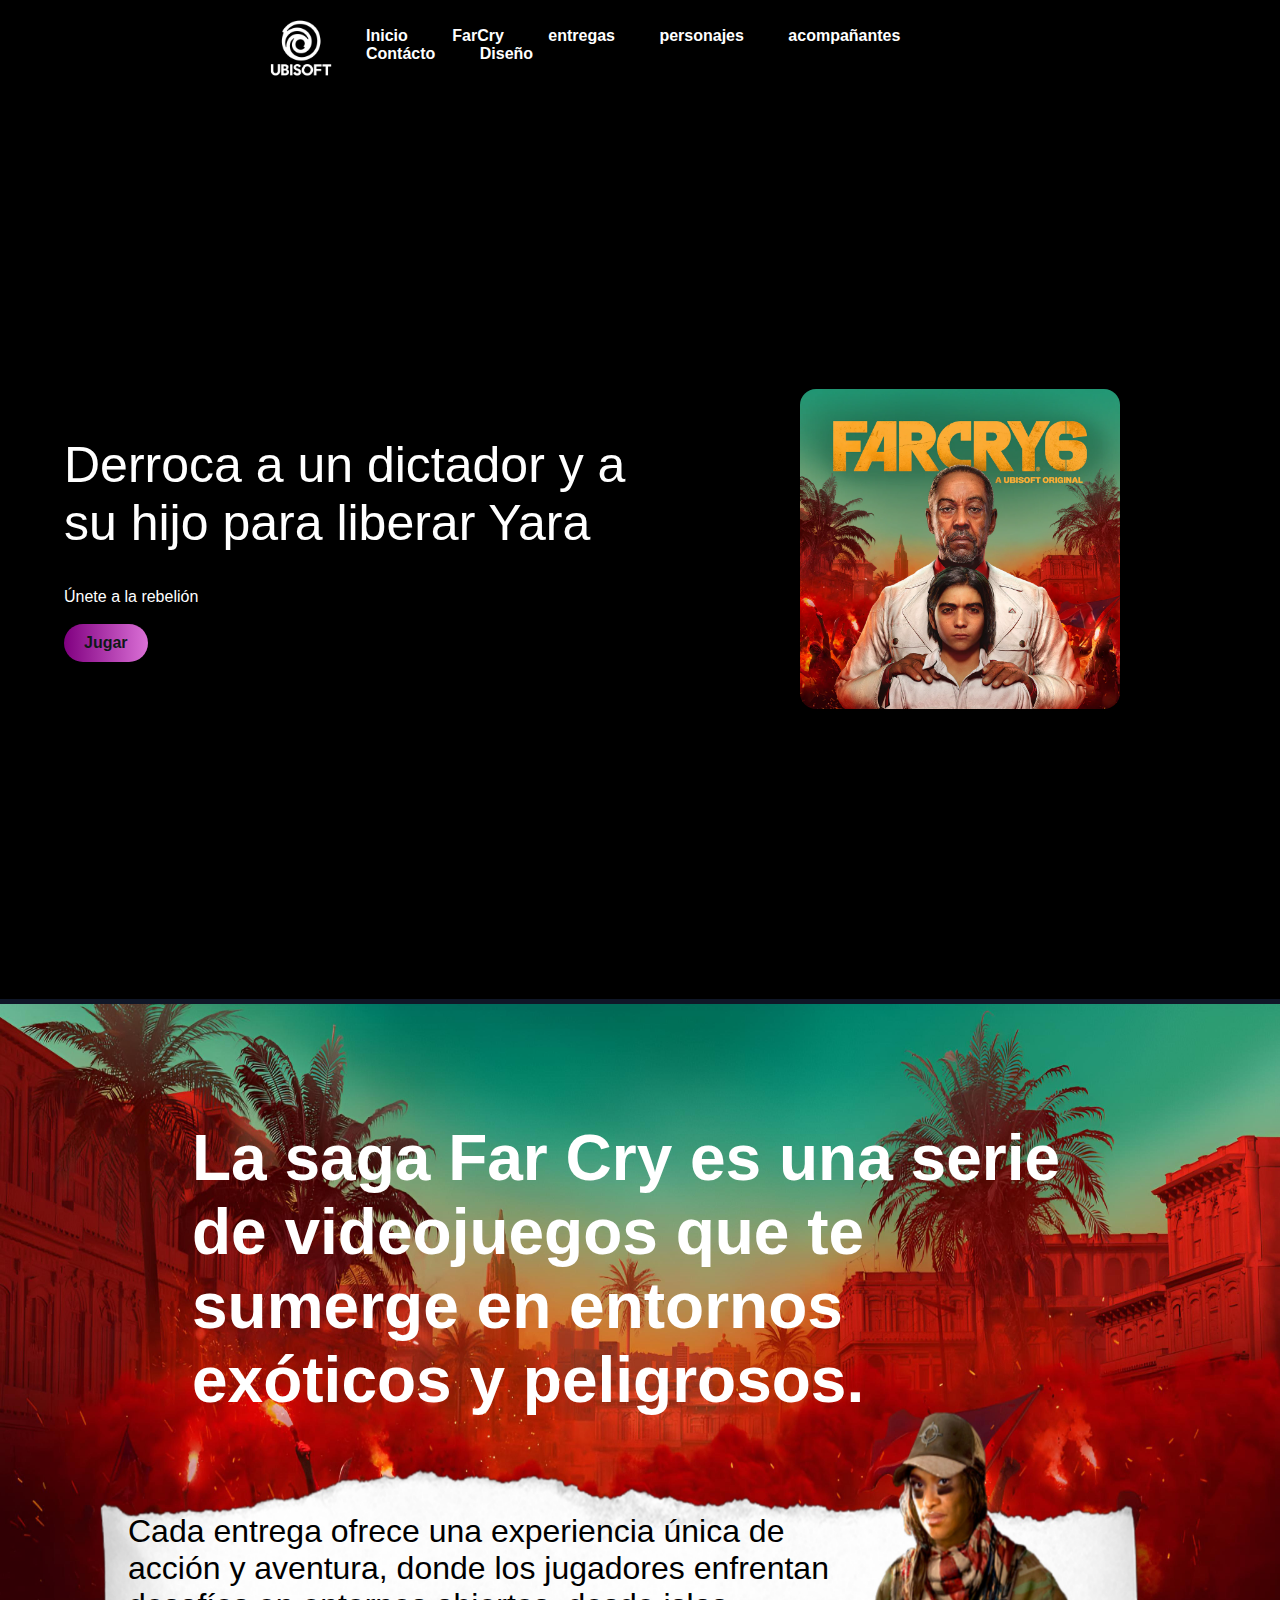
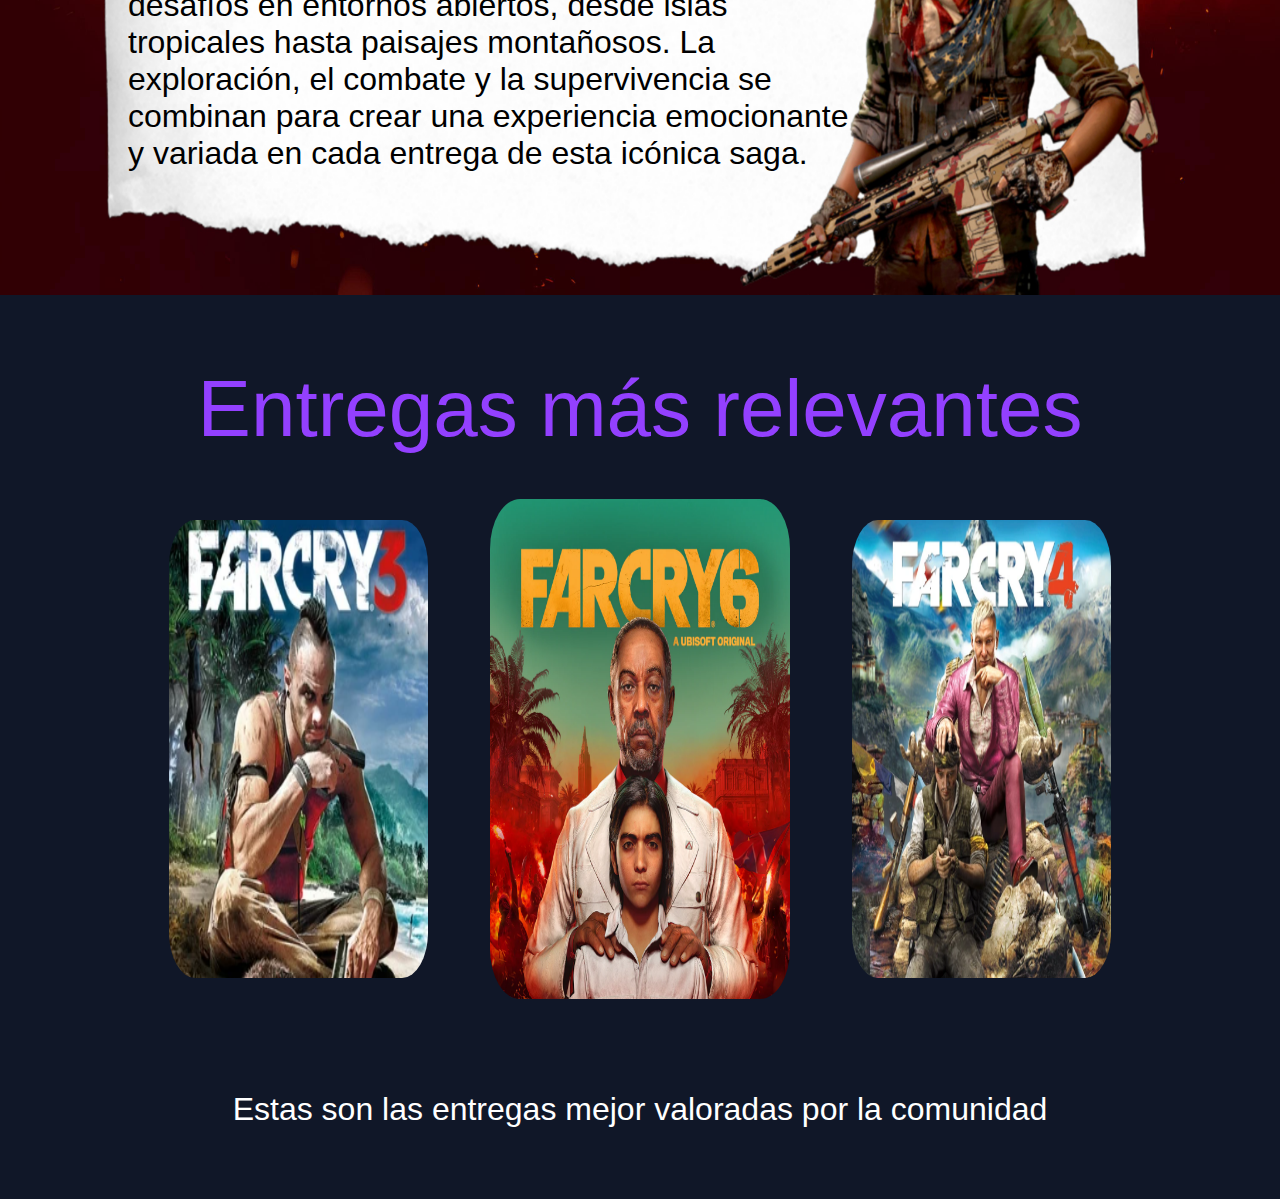
<file: index.html>
<!DOCTYPE html>
<html lang="es">
<head>
    <meta charset="UTF-8">
    <meta name="viewport" content="width=device-width, initial-scale=1.0">
    <link rel="icon" href="img/sec1_icono.png">
    <link rel="stylesheet" href="estilos.css">
    <title>FarCry</title>
    <meta http-equiv="refresh" content="60">

</head> 
<body>
    <!-- Menú navegacion -->
    
    <header>
        <nav class="nav_fijado">
            <img src="img/unisoft_NAV.jpg" height="90px" alt="FarCry">
            <ul>
                <li><a href="#sect_portada">Inicio</a></li>           
                <li><a href="#farcry">FarCry</a></li>
                <li><a href="#entregas_sect">entregas</a></li>
                <li><a href="#personajes">personajes</a></li>
                <li><a href="#">acompañantes</a></li>
                <li><a href="#">Contácto</a></li>
                <li><a  target="_blank" href="https://farcry.my.canva.site/">Diseño</a></li>
            </ul>
        </nav>
    </header>
    
    <main>
        <!-- Seccion portada -->
        <section id="sect_portada" >
            <div class="portada">
                <div class="div_1">
                    <div class="div_3" >
                        <p class="texto_grande">Derroca a un dictador y a su hijo para liberar Yara <br></p>
                    </div>
                    <div class="div_4">
                        <p ><br><br>Únete a la rebelión</p>
                        <br>
                    </div>
                    <div class="div_5">
                        <button class="boton"><b>Jugar</b></button>
                    </div>
                </div>
                <div class="div_2">
                    <img  src="img/sec1_post.png" height="80%" class="img_portada"  alt="Portada Farcry 6">
                </div>
            </div>
        </section>

        <!-- seccion farcry -->
        <section id="farcry" class="class_farcry">
            <div class="farcry_text_1">
                <h1 class="h1_tx1">
                    La saga Far Cry es una serie de videojuegos que te sumerge en entornos exóticos y peligrosos.
                </h1>
            </div>

            <div class="farcry_text_2">
                
                <p class="class_farcry_p2" >
                    Cada entrega ofrece una experiencia única de acción y aventura, donde los jugadores enfrentan desafíos en entornos abiertos, desde islas tropicales hasta paisajes montañosos.  La exploración, el combate y la supervivencia se combinan para crear una experiencia emocionante y variada en cada entrega de esta icónica saga.
                </p>
            </div>
        </section>

        <!-- seccion  entregas... -->
        <section id="entregas_sect" class="sec_entregas">
            
            <!-- container text 1 -->
            <div class="sec_entregas_txt1">
                <p class="sec_entregas_txtgrande">Entregas más relevantes</p>
            </div>

            <!-- container boxes -->
            <div class="sec_entregas_container">
                <div class="sec_entregas_box">
                    <img src="img/sec_entregas_fc3.png" alt="imagen farcry 3" class="sec_entregas_img">
                </div>
                <div class="sec_entregas_box2">
                    <img src="img/sec1_post.png" alt="imagen farcry 6" class="sec_entregas_img">
                </div>
                <div class="sec_entregas_box">
                    <img src="img/sec_entregas_fc4.png" alt="imagen farcry 4" class="sec_entregas_img">
                </div>
            </div>

            <!-- container text 2 -->
            <div class="sec_entregas_txt2">
                <p class="sec_entregas_p">Estas son las entregas mejor valoradas por la comunidad</p>
            </div>
            
        </section>
       

        <!-- seccion personajes ---------------------- -->
        <section  >
          
        </section>





    </main>


</body>
</html>
</file>
<file: estilos.css>
/*  formatear html a zero bordes,padding y etc para que no tenga bordes predeterminados  */
*{
    margin: 0px;
    padding: 0px;
    box-sizing: border-box;
}

/* ------------------------*/
html{
    font-family: 'Roboto', sans-serif;
}

/*-------------------------------------------*/
body{
    background-color: #101728;
}

/*  ---------------------- menu de navegacion --------------------*/ 
header{
    height: 11vh;
    background-color: black;
    position: fixed;
    top: 0;
    left: 0;
    width: 100%;
}

.nav_fijado{
    font-family: 'Roboto', sans-serif;
    display: flex;
    align-items: center;
    font-weight: bold;
    width: 60%;
    margin: auto;
}

#sect_portada{
    margin-top: 11vh;
}

ul li{
    display: inline-block;
    padding: 0px 20px;
}

a{
    color: white;
    text-decoration: none;
}

a:hover{
    color: blueviolet;
}

/* ------------------------------- contenedor -----------------*/

.portada{
    background-color: black;
    display: flex; /* centar divs*/
    margin: 0;
    padding: 0;
    border: 0;
    margin: 0;
    box-sizing: border-box;
    justify-content: center;
    height: 100vh;
    /* height: 700px; */

}
.texto_grande{
    font-size: 50px;
}

.div_1{
    color:white;
    /*background-color: violet;*/
    padding-left: 5%;
    width: 50%;
    
    /* Centrar "derroca a un dictador ... " */
    display: grid;
    align-content: center;

}

.div_2{
    /* centrar algo al centro de un div*/
    display: flex;
    justify-content: center;
    align-items: center;
    width: 50%;
    /*background-color: red;*/
}

/* bordes redondos*/
.img_portada{
    border-radius: 5%;
    max-width: 50%;
    height: auto;
    
}

.boton{
    display: inline-block;
    padding: 10px 20px;
    font-size: 16px;
    border: none;
    border-radius:20px;
    background-image: linear-gradient(to right, purple,#DA70D6);
    color:#0f1819;
    cursor: pointer;
    /* Otros estilos si es necesario */
  }
  



/* -------------- div farcry  -------------- */
.class_farcry{
    width: 100%;
    height: 100vh;
    background-image: url("img/Fondos.jpg");
    background-size: 100% 99%; /* ajustar el ancho */
    background-repeat: no-repeat;
    background-position: center;
}

.h1_tx1{
    display: flex;
    padding-top: 10%;   
   font-size: 400%;
}

.farcry_text_2{
    display: flex;   
    padding-left: 10%;
    padding-right: 33%;
    padding-top: 5%;
}


.class_farcry_p2{
    color: black; 
    font-size: 200% ;
}

/* -------------- fin div farcry  -------------- */

/* seccion farcry*/
.h1_tx1{
    size: 5%;
}

.farcry_text_1{
    height: 50%;
    display: flex;
    justify-content: center;
    margin-left: 15%;
    margin-right: 15%;
    align-items: center;
    
    /* background-color: burlywood; */
    color: white;
    display: grid;
    justify-content: center;
    
}

/* -------------- entregas ------------------------------------------------------- */

/* parte 0 */
.sec_entregas{
    /* background-color: aqua; */
    height: 100vh;
    align-items: center;
    justify-content: center;
    text-align: center; /*  centrar el texto del div */
    align-items: center;
}

/* parte 1 */
.sec_entregas_txt1{
    padding-top: 5%;
    color: #9340ff;
    /* background-color: brown; */
    height: 20vh;
    text-align: center;
}
.sec_entregas_txtgrande{
    font-size: 500%;
}

/* parte 2 */
.sec_entregas_container{
    display: flex;
    /* padding: 10%; */
    margin-left: 10%;
    margin-right: 10%;
    height: 60vh;
}

.sec_entregas_box{
    display: flex;
    width: 33.33%;
    padding: 4%;
    /* background-color: #9340ff; */
    
}
.sec_entregas_box2{
    display: flex;
    width: 33.33%;
    padding: 2%;
    /* background-color: #101728; */
}

.sec_entregas_img{
    width:100%;
    height:auto;
    border-radius: 10%; /* redonderar bordes de la imagen */
}

/* parte 3 */
.sec_entregas_txt2{
    display: flex;
    /* background-color: brown; */
    height: 20vh;
    align-items: center;
    justify-content: center;
}

.sec_entregas_p{
    color: white;
    font-size: 200%;
}
</file>
